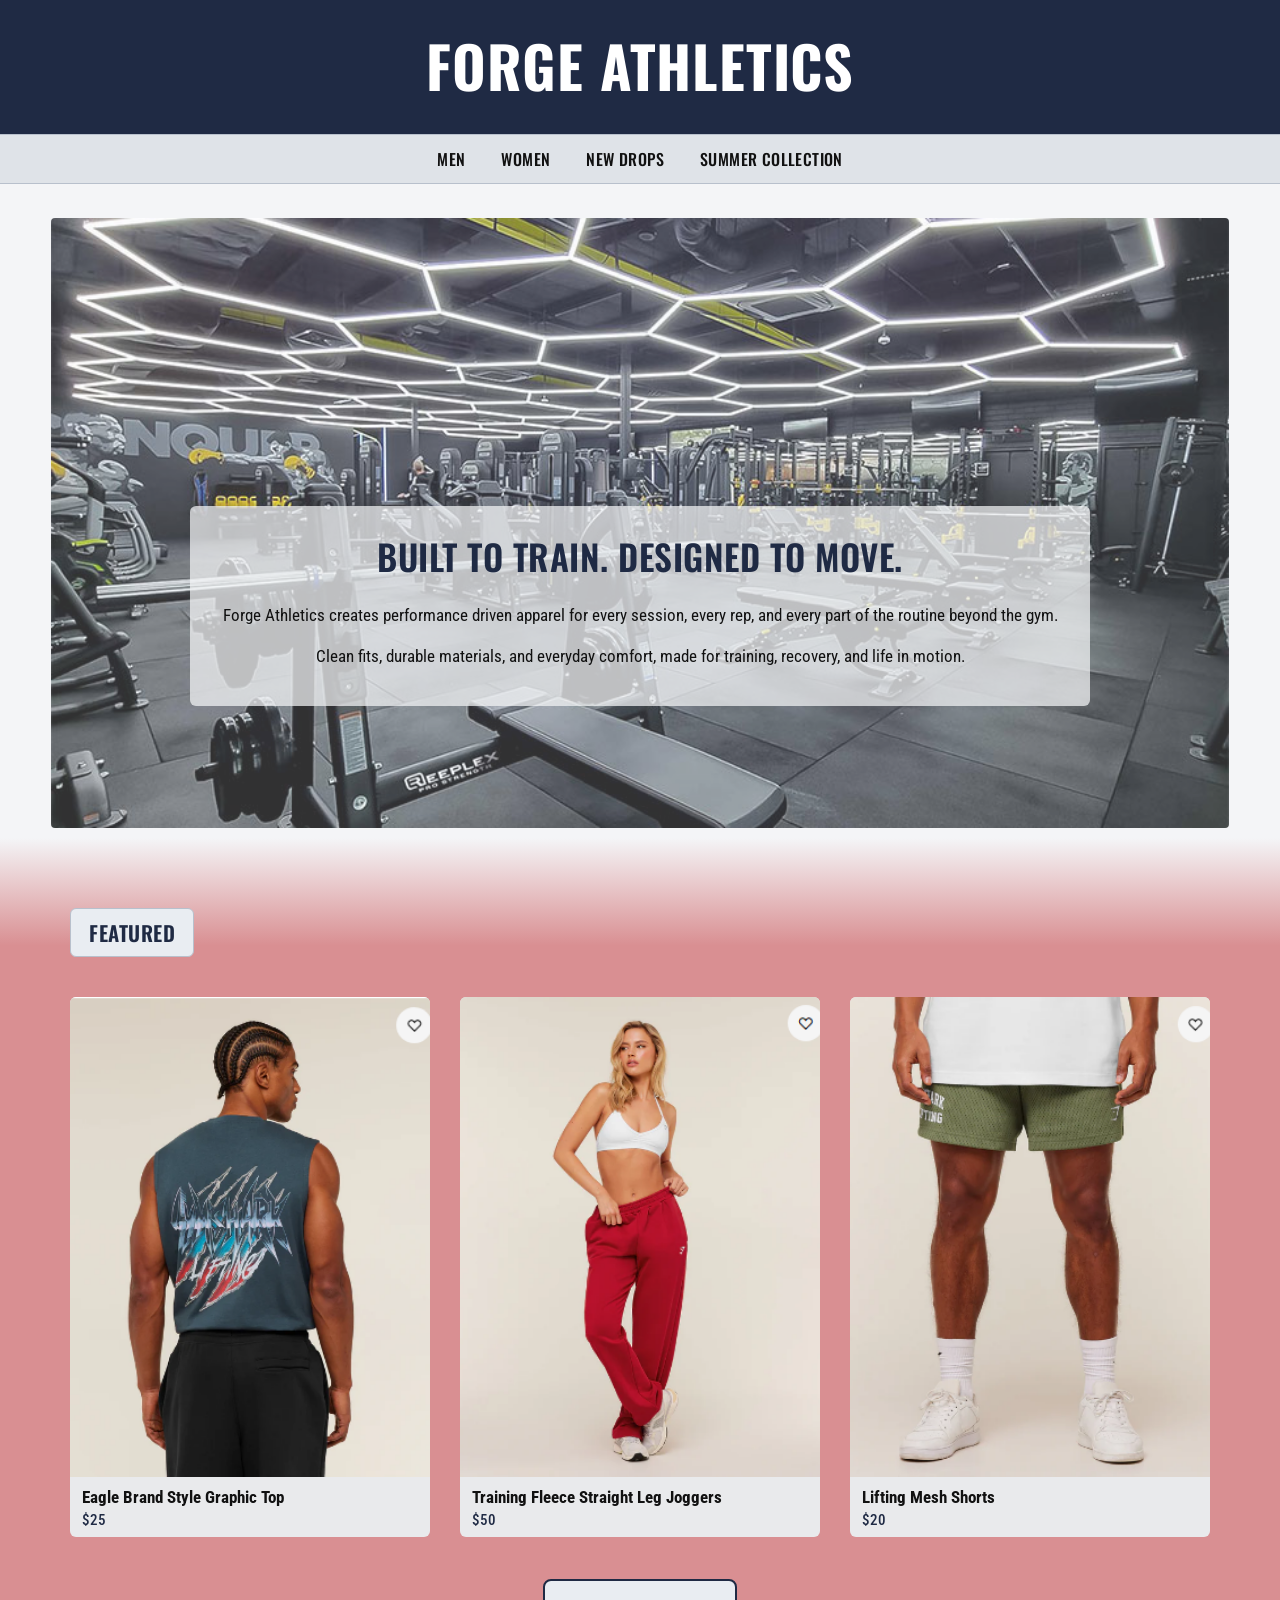
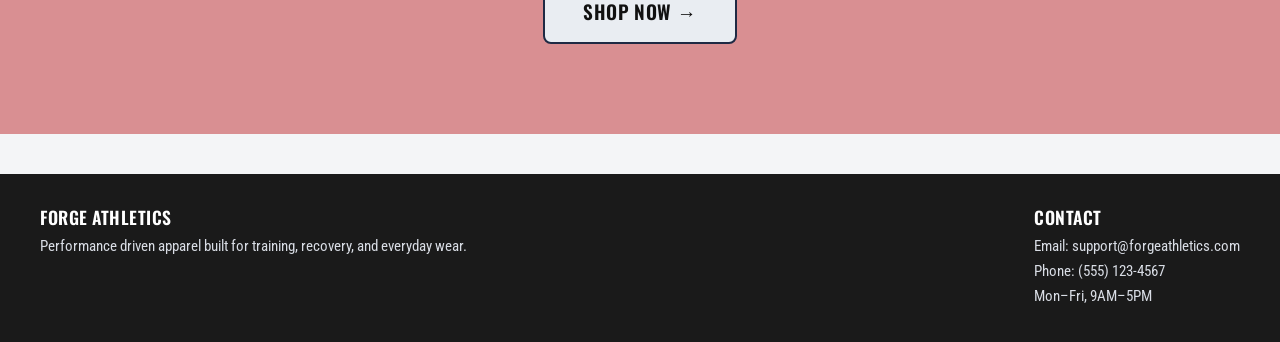
<file: index.html>
<!DOCTYPE html>
<html lang="en">
<head>
    <meta charset="UTF-8" />
    <meta name="viewport" content="width=device-width, initial-scale=1.0" />
    <title>Forge Athletics | Home</title>
    <link rel="stylesheet" href="style.css" />
</head>

<body>
    <header>
        <h1>
            <a href="index.html" class="logo">Forge Athletics</a>
        </h1>
        <nav>
            <ul>
                <li><a href="men.html">Men</a></li>
                <li><a href="women.html">Women</a></li>
                <li><a href="newdrops.html">New Drops</a></li>
                <li><a href="summercollection.html">Summer Collection</a></li>
            </ul>
        </nav>
    </header>

    <main class="home-page">
        <section class="hero-section">
            <div class="hero-overlay">
                <img src="gym_banner_1.jpg" alt="Forge Athletics gym banner" class="hero-image">

                <div class="hero-text">
                    <h2>Built to Train. Designed to Move.</h2>
                    <p>
                        Forge Athletics creates performance driven apparel for every session, every rep,
                        and every part of the routine beyond the gym.
                    </p>
                    <p>
                        Clean fits, durable materials, and everyday comfort, made for training,
                        recovery, and life in motion.
                    </p>
                </div>
            </div>
        </section>

        <section class="featured-section">
            <div class="featured-inner">
                <h2 class="page-tag">Featured</h2>

                <div class="product-grid featured-grid">
                    <article class="product-card">
                        <img src="men_shirt_1.png" alt="Hoodie 1" class="product-image">
                        <p class="product-name">Eagle Brand Style Graphic Top</p>
                        <p class="product-price">$25</p>
                    </article>

                    <article class="product-card">
                        <img src="women_pant_2.png" alt="Hoodie 1" class="product-image">
                        <p class="product-name">Training Fleece Straight Leg Joggers</p>
                        <p class="product-price">$50</p>
                    </article>

                    <article class="product-card">
                        <img src="men_pant_1.png" alt="Hoodie 1" class="product-image">
                        <p class="product-name">Lifting Mesh Shorts</p>
                        <p class="product-price">$20</p>
                    </article>
                </div>

                <div class="shop-now-wrap">
                    <a href="men.html" class="shop-now-btn">Shop Now →</a>
                </div>
            </div>
        </section>
    </main>

    <footer>
        <div class="footer-content">
            <div class="footer-section">
                <h3>Forge Athletics</h3>
                <p>Performance driven apparel built for training, recovery, and everyday wear.</p>
            </div>

            <div class="footer-section">
                <h3>Contact</h3>
                <p>Email: support@forgeathletics.com</p>
                <p>Phone: (555) 123-4567</p>
                <p>Mon–Fri, 9AM–5PM</p>
            </div>
        </div>
    </footer>
</body>
</html>
</file>
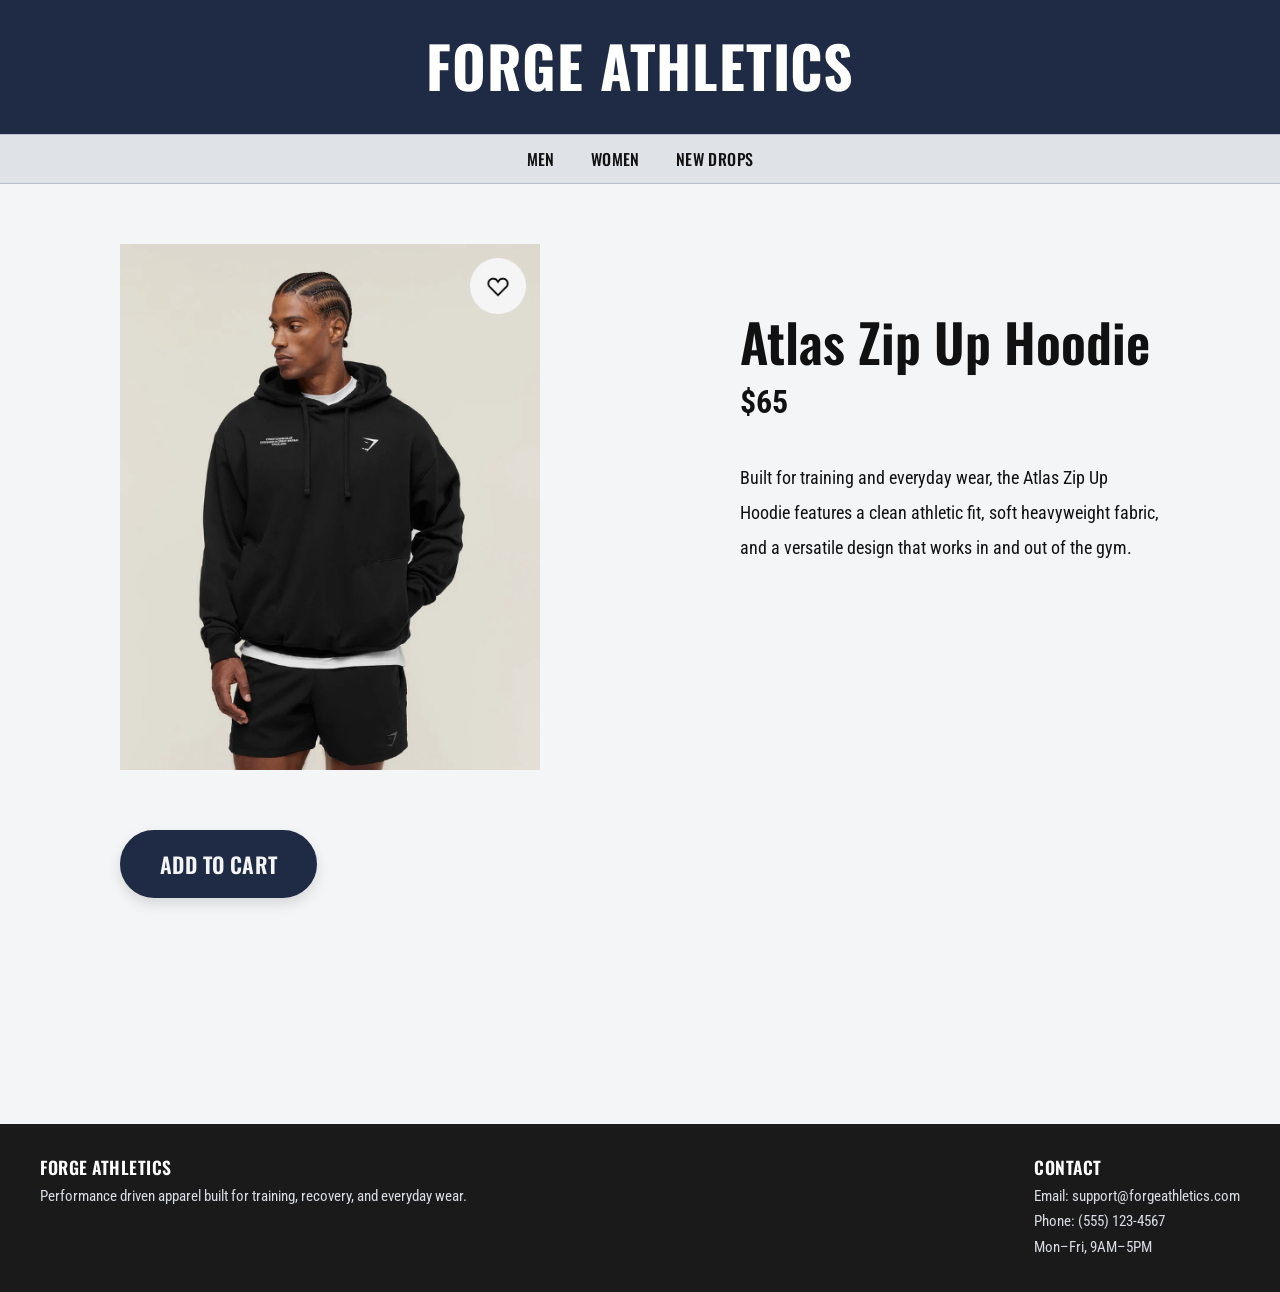
<file: Atlas_product_page.html>
<!DOCTYPE html>
<html lang="en">
<head>
    <meta charset="UTF-8" />
    <meta name="viewport" content="width=device-width, initial-scale=1.0" />
    <title>Forge Athletics | Product</title>
    <link rel="stylesheet" href="style.css" />
</head>

<body>
    <header>
        <h1>
            <a href="index.html" class="logo">Forge Athletics</a>
        </h1>
        <nav>
            <ul>
                <li><a href="men.html">Men</a></li>
                <li><a href="women.html">Women</a></li>
                <li><a href="newdrops.html">New Drops</a></li>
                
            </ul>
        </nav>
    </header>

    <main class="product-detail-page">
        <section class="product-detail">
        <div class="product-detail-image">
            <img src="men_hoodie_1.png" alt="Atlas Zip Up Hoodie" />
        </div>

        <div class="product-detail-info">
            <h2 class="detail-name">Atlas Zip Up Hoodie</h2>
            <p class="detail-price">$65</p>
            <p class="detail-description">
            Built for training and everyday wear, the Atlas Zip Up Hoodie features
            a clean athletic fit, soft heavyweight fabric, and a versatile design
            that works in and out of the gym.
            </p>
        </div>
        </section>

        <div class="add-to-cart-wrap">
        <a href="#" class="add-to-cart-btn">Add to Cart</a>
        </div>
    </main>

    <footer>
        <div class="footer-content">
        <div class="footer-section">
            <h3>Forge Athletics</h3>
            <p>Performance driven apparel built for training, recovery, and everyday wear.</p>
        </div>

        <div class="footer-section">
            <h3>Contact</h3>
            <p>Email: support@forgeathletics.com</p>
            <p>Phone: (555) 123-4567</p>
            <p>Mon–Fri, 9AM–5PM</p>
        </div>
        </div>
    </footer>
</body>
</html>
</file>
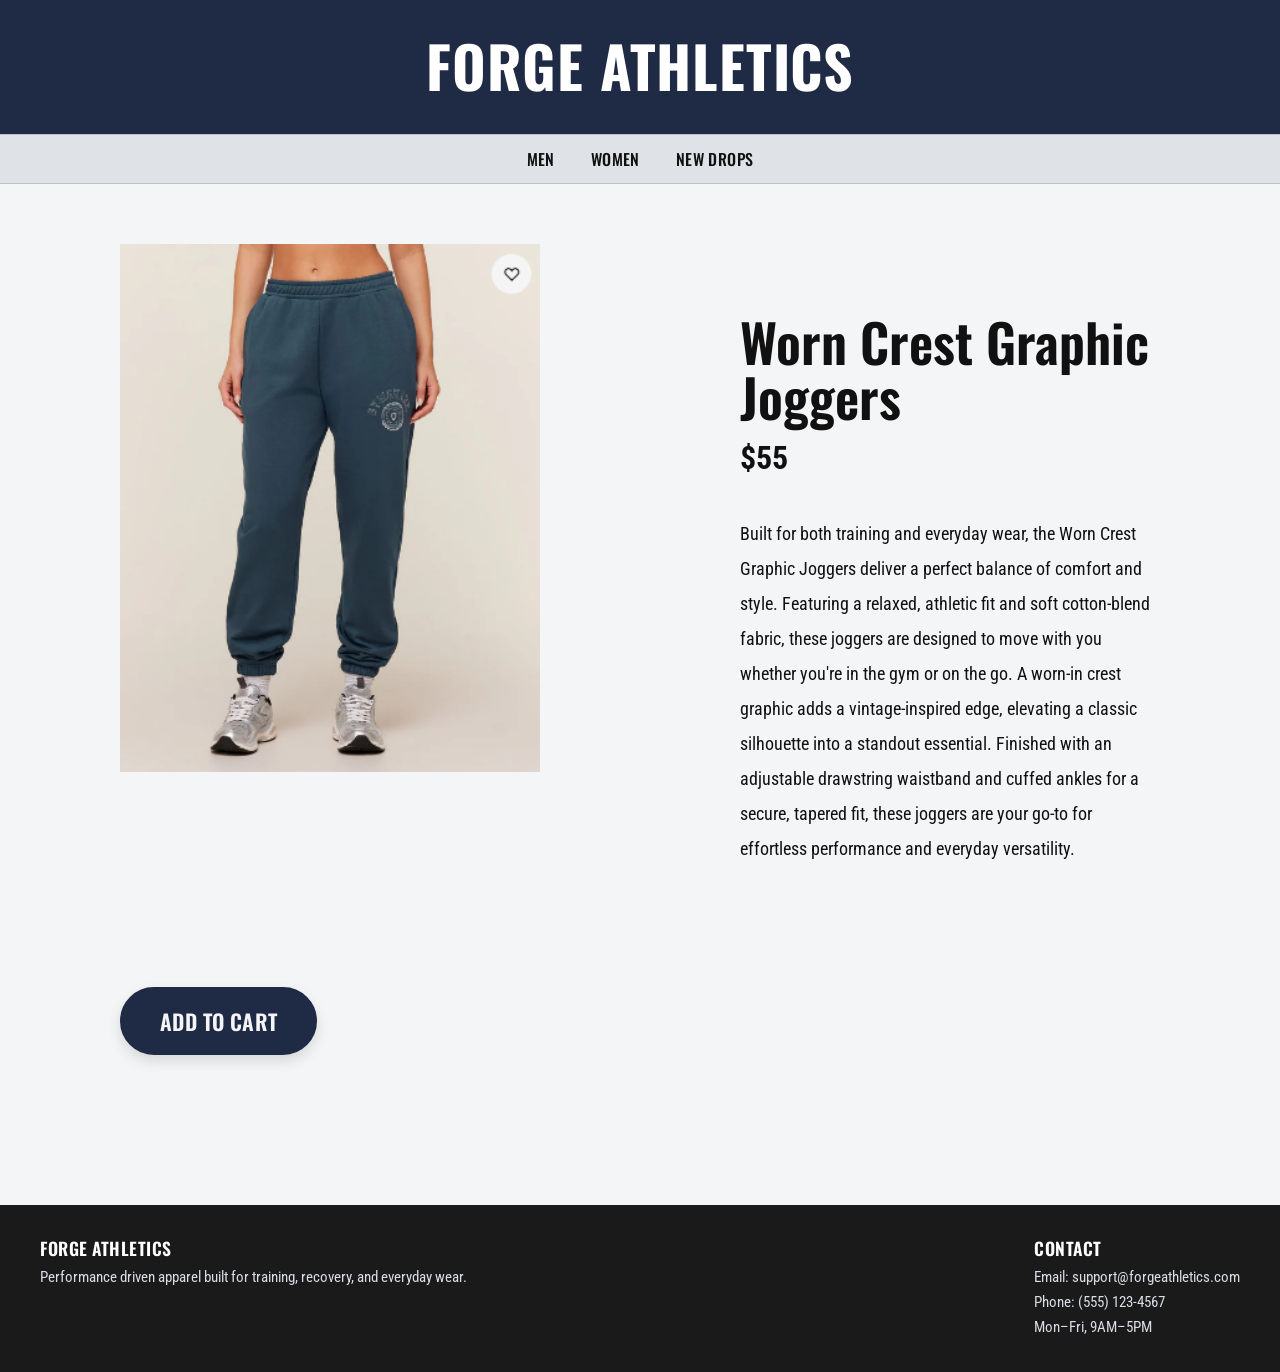
<file: Jogger_product_page.html>
<!DOCTYPE html>
<html lang="en">
<head>
    <meta charset="UTF-8" />
    <meta name="viewport" content="width=device-width, initial-scale=1.0" />
    <title>Forge Athletics | Product</title>
    <link rel="stylesheet" href="style.css" />
</head>

<body>
    <header>
        <h1>
            <a href="index.html" class="logo">Forge Athletics</a>
        </h1>
        <nav>
            <ul>
                <li><a href="men.html">Men</a></li>
                <li><a href="women.html">Women</a></li>
                <li><a href="newdrops.html">New Drops</a></li>
                
            </ul>
        </nav>
    </header>

    <main class="product-detail-page">
        <section class="product-detail">
        <div class="product-detail-image">
            <img src="women_pant_3.png" alt="Worn Crest Graphic Joggers" />
        </div>

        <div class="product-detail-info">
            <h2 class="detail-name">Worn Crest Graphic Joggers</h2>
            <p class="detail-price">$55</p>
            <p class="detail-description">
            Built for both training and everyday wear, the Worn Crest Graphic 
            Joggers deliver a perfect balance of comfort and style. Featuring a 
            relaxed, athletic fit and soft cotton-blend fabric, these joggers are 
            designed to move with you whether you're in the gym or on the go. A 
            worn-in crest graphic adds a vintage-inspired edge, elevating a classic 
            silhouette into a standout essential. Finished with an adjustable 
            drawstring waistband and cuffed ankles for a secure, tapered fit, these 
            joggers are your go-to for effortless performance and everyday 
            versatility.
            </p>
        </div>
        </section>

        <div class="add-to-cart-wrap">
        <a href="#" class="add-to-cart-btn">Add to Cart</a>
        </div>
    </main>

    <footer>
        <div class="footer-content">
        <div class="footer-section">
            <h3>Forge Athletics</h3>
            <p>Performance driven apparel built for training, recovery, and everyday wear.</p>
        </div>

        <div class="footer-section">
            <h3>Contact</h3>
            <p>Email: support@forgeathletics.com</p>
            <p>Phone: (555) 123-4567</p>
            <p>Mon–Fri, 9AM–5PM</p>
        </div>
        </div>
    </footer>
</body>
</html>
</file>
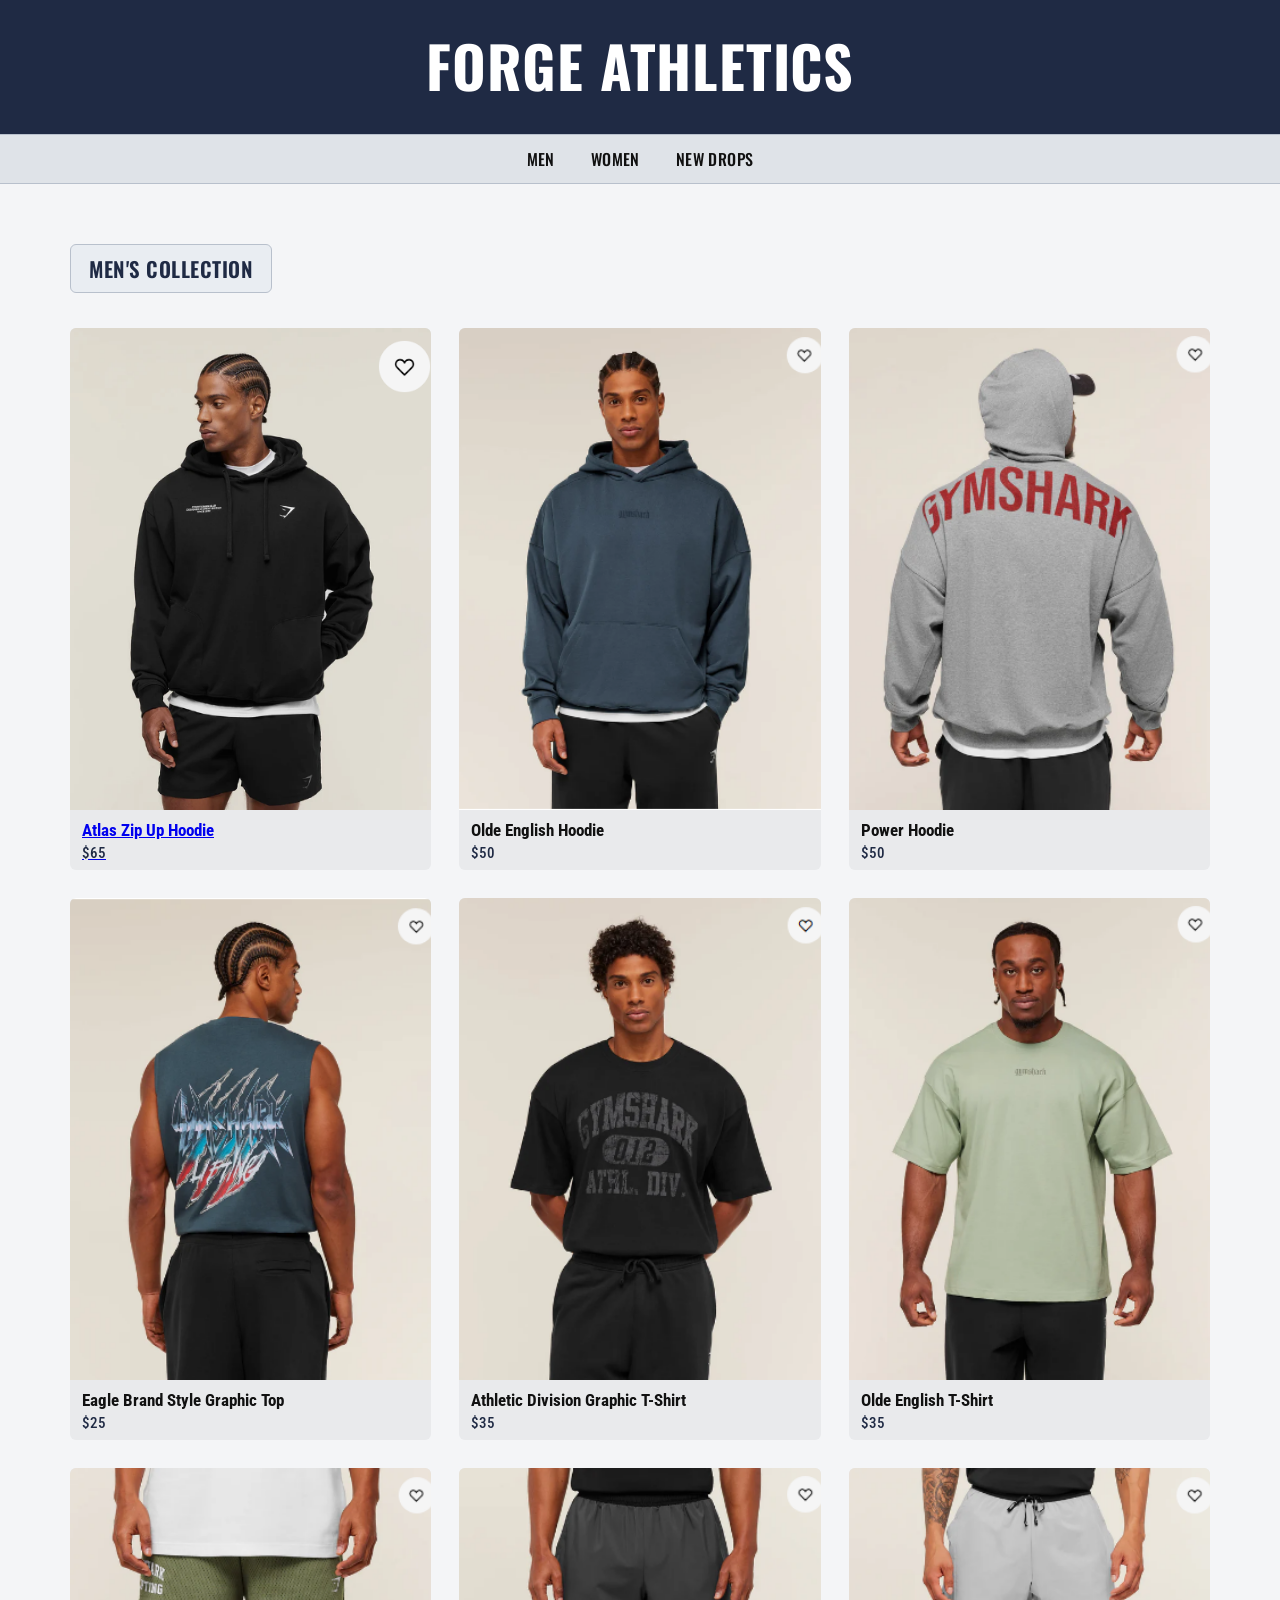
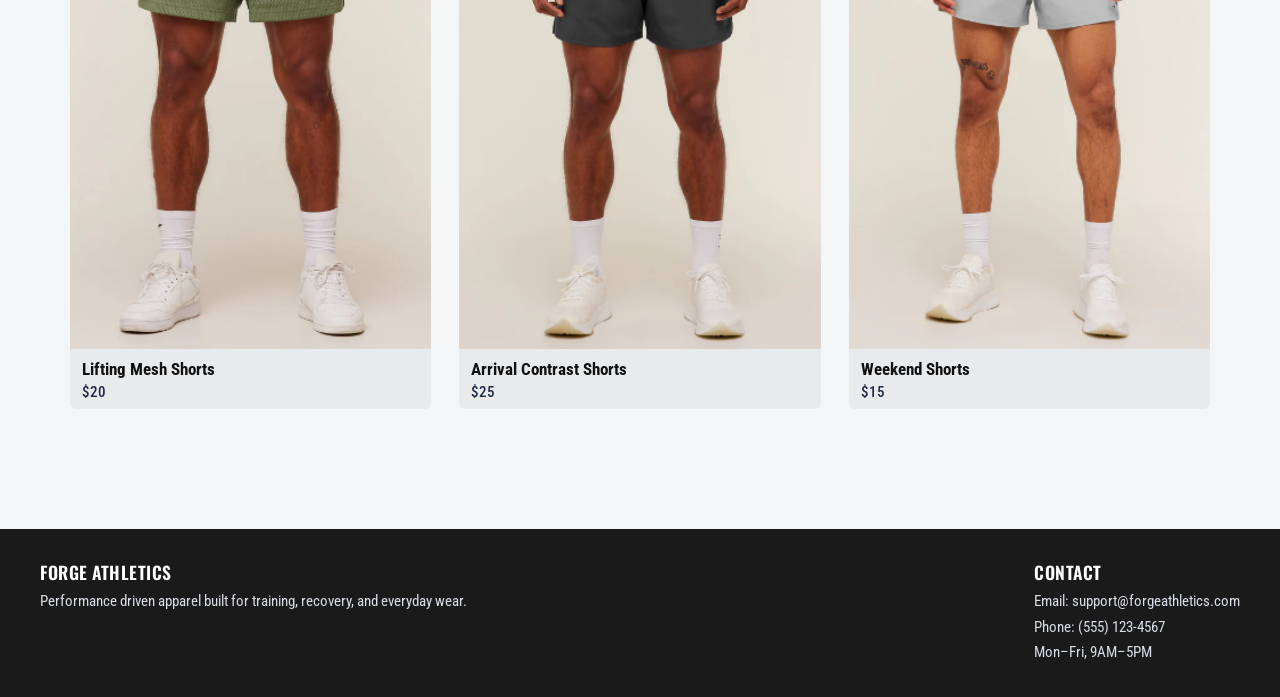
<file: men.html>
<!DOCTYPE html>
<html lang="en">
<head>
    <meta charset="UTF-8" />
    <meta name="viewport" content="width=device-width, initial-scale=1.0" />
    <title>Forge Athletics | Men's</title>
    <link rel="stylesheet" href="style.css" />
</head>
<!--------------------------------------------------------------------->
<body>
    <header>
        <h1>
            <a href="index.html" class="logo">Forge Athletics</a>
        </h1>
        <nav>
            <ul>
                <li><a href="men.html">Men</a></li>
                <li><a href="women.html">Women</a></li>
                <li><a href="newdrops.html">New Drops</a></li>
            </ul>
        </nav>
    </header>
<!--------------------------------------------------------------------->
    <main>
        <section>
            <h2 class="page-tag">Men's Collection</h2>

            <div class="product-grid">
                <article class="product-card">
                    <a href="Atlas_product_page.html">
                        <img src="men_hoodie_1.png" alt="Hoodie 1" class="product-image">
                        <p class="product-name">Atlas Zip Up Hoodie</p>
                        <p class="product-price">$65</p>
                    </a>
                </article>

                <article class="product-card">
                    <img src="men_hoodie_2.png" alt="Hoodie 1" class="product-image">
                    <p class="product-name">Olde English Hoodie</p>
                    <p class="product-price">$50</p>
                </article>

                <article class="product-card">
                    <img src="men_hoodie_3.png" alt="Hoodie 1" class="product-image">
                    <p class="product-name">Power Hoodie</p>
                    <p class="product-price">$50</p>
                </article>

                <article class="product-card">
                    <img src="men_shirt_1.png" alt="Hoodie 1" class="product-image">
                    <p class="product-name">Eagle Brand Style Graphic Top</p>
                    <p class="product-price">$25</p>
                </article>

                <article class="product-card">
                    <img src="men_shirt_2.png" alt="Hoodie 1" class="product-image">
                    <p class="product-name">Athletic Division Graphic T-Shirt</p>
                    <p class="product-price">$35</p>
                </article>

                <article class="product-card">
                    <img src="men_shirt_3.png" alt="Hoodie 1" class="product-image">
                    <p class="product-name">Olde English T-Shirt</p>
                    <p class="product-price">$35</p>
                </article>

                <article class="product-card">
                    <img src="men_pant_1.png" alt="Hoodie 1" class="product-image">
                    <p class="product-name">Lifting Mesh Shorts</p>
                    <p class="product-price">$20</p>
                </article>

                <article class="product-card">
                    <img src="men_pant_2.png" alt="Hoodie 1" class="product-image">
                    <p class="product-name">Arrival Contrast Shorts</p>
                    <p class="product-price">$25</p>
                </article>

                <article class="product-card">
                    <img src="men_pant_3.png" alt="Hoodie 1" class="product-image">
                    <p class="product-name">Weekend Shorts</p>
                    <p class="product-price">$15</p>
                </article>
            </div>
        </section>
    </main>
<!--------------------------------------------------------------------->
    <footer>
        <div class="footer-content">
            <div class="footer-section">
                <h3>Forge Athletics</h3>
                <p>Performance driven apparel built for training, recovery, and everyday wear.</p>
            </div>

            <div class="footer-section">
                <h3>Contact</h3>
                <p>Email: support@forgeathletics.com</p>
                <p>Phone: (555) 123-4567</p>
                <p>Mon–Fri, 9AM–5PM</p>
            </div>
        </div>
    </footer>
<!--------------------------------------------------------------------->
</body>
</html>
</file>
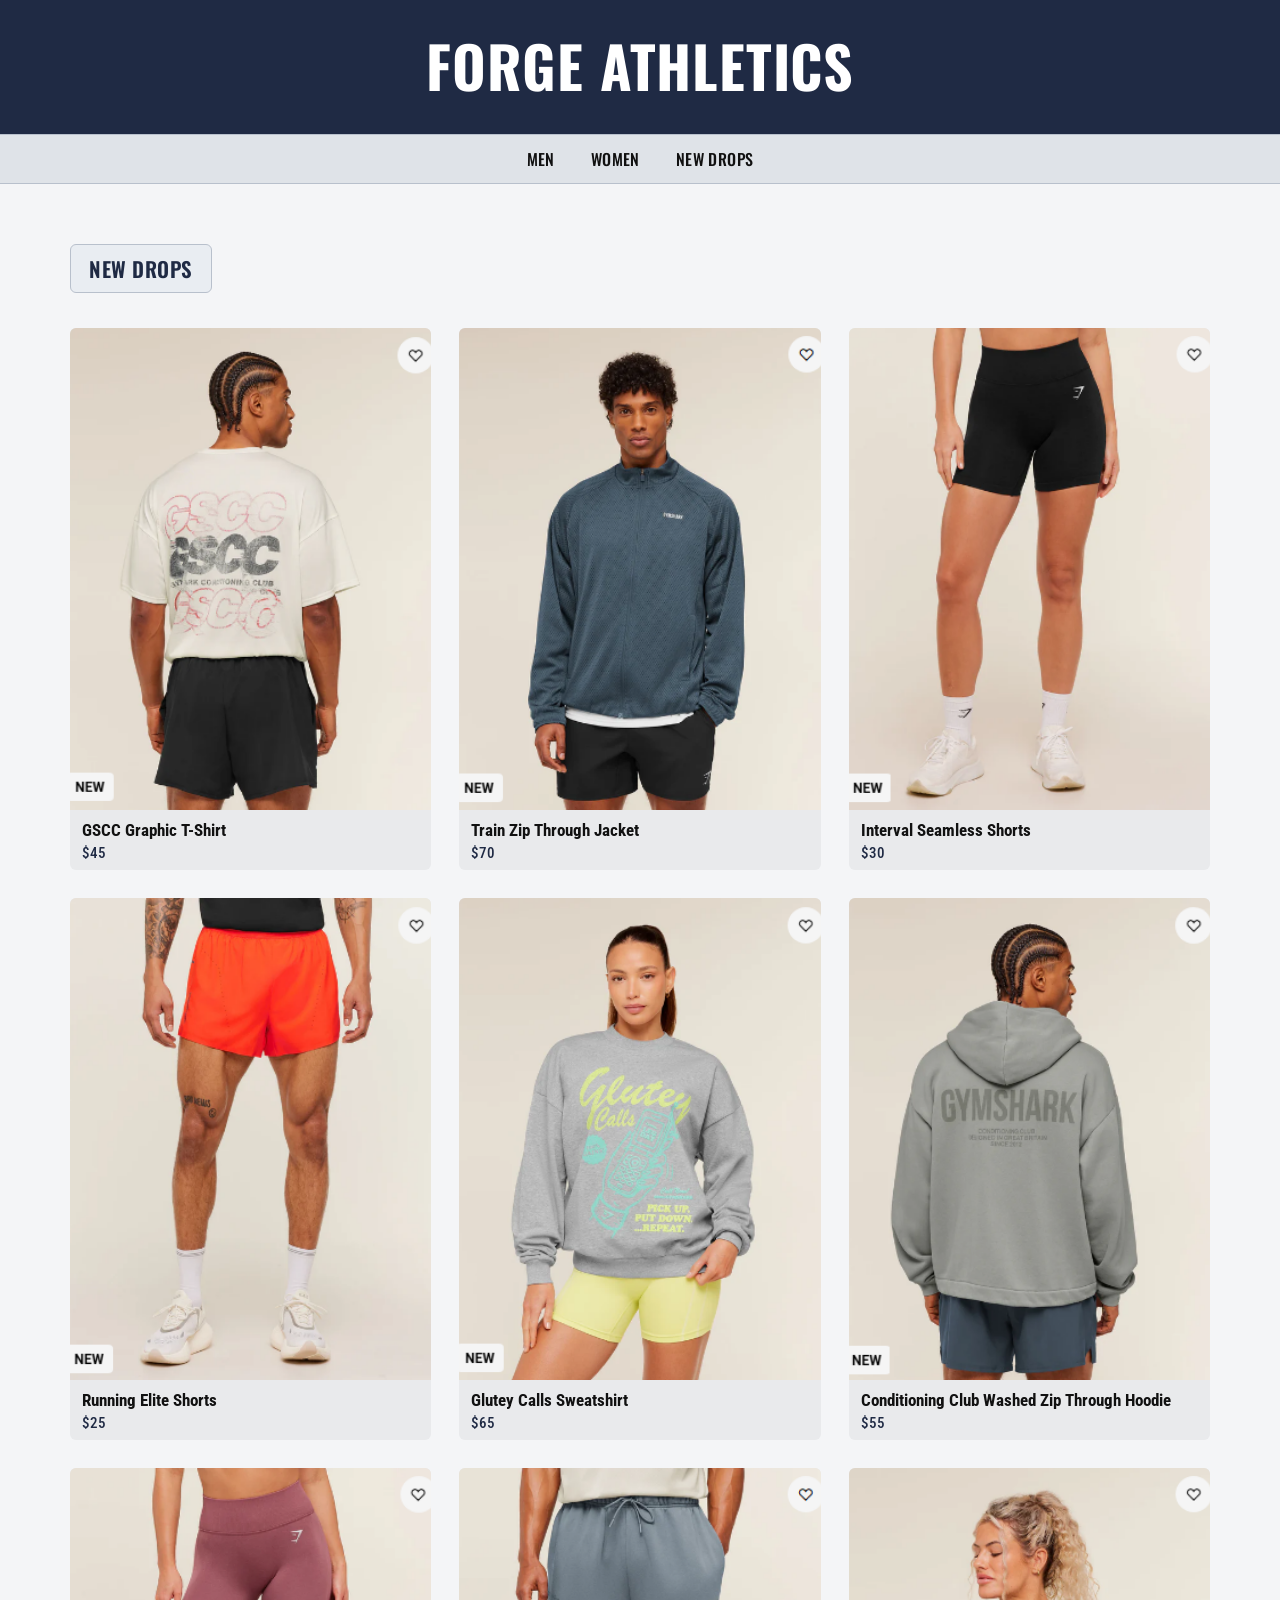
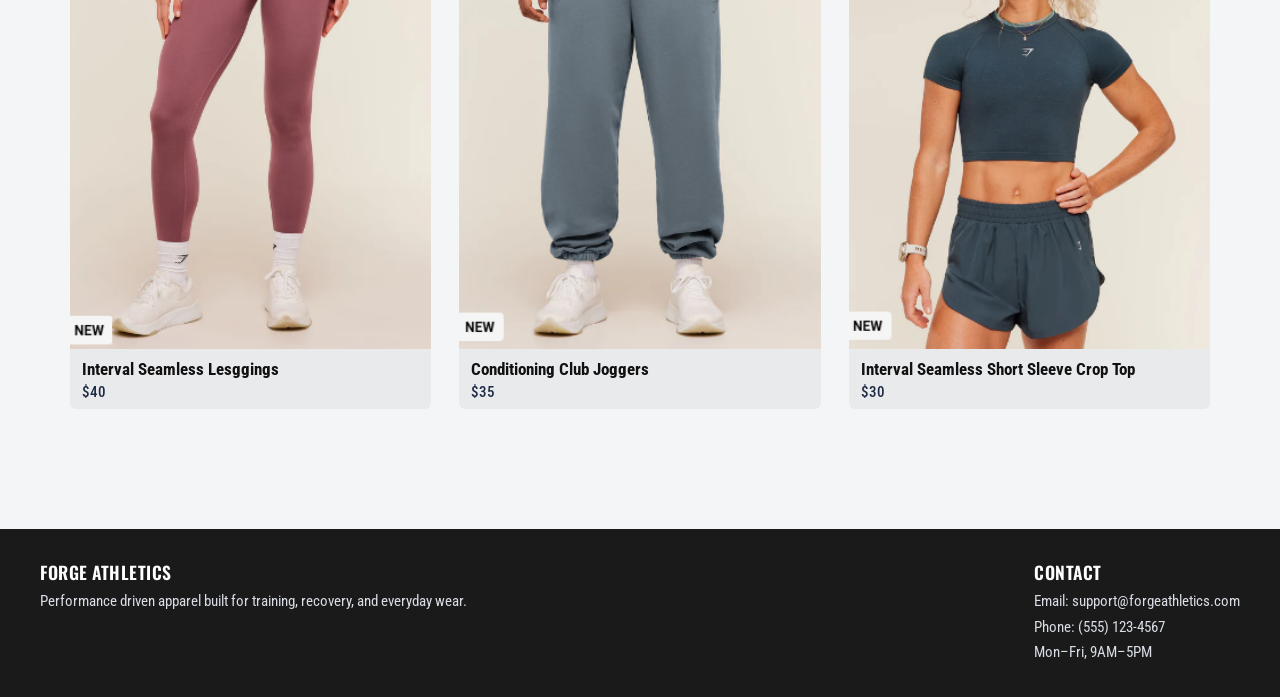
<file: newdrops.html>
<!DOCTYPE html>
<html lang="en">
<head>
    <meta charset="UTF-8" />
    <meta name="viewport" content="width=device-width, initial-scale=1.0" />
    <title>Forge Athletics | New Drops</title>
    <link rel="stylesheet" href="style.css" />
</head>
<!--------------------------------------------------------------------->
<body>
    <header>
        <h1>
            <a href="index.html" class="logo">Forge Athletics</a>
        </h1>
        <nav>
            <ul>
                <li><a href="men.html">Men</a></li>
                <li><a href="women.html">Women</a></li>
                <li><a href="newdrops.html">New Drops</a></li>
            </ul>
        </nav>
    </header>
<!--------------------------------------------------------------------->
    <main>
        <section>
            <h2 class="page-tag">New Drops</h2>

            <div class="product-grid">
                <article class="product-card">
                    <img src="new_1.png" alt="Hoodie 1" class="product-image">
                    <p class="product-name">GSCC Graphic T-Shirt</p>
                    <p class="product-price">$45</p>
                </article>

                <article class="product-card">
                    <img src="new_2.png" alt="Hoodie 1" class="product-image">
                    <p class="product-name">Train Zip Through Jacket</p>
                    <p class="product-price">$70</p>
                </article>

                <article class="product-card">
                    <img src="new_3.png" alt="Hoodie 1" class="product-image">
                    <p class="product-name">Interval Seamless Shorts</p>
                    <p class="product-price">$30</p>
                </article>

                <article class="product-card">
                    <img src="new_4.png" alt="Hoodie 1" class="product-image">
                    <p class="product-name">Running Elite Shorts</p>
                    <p class="product-price">$25</p>
                </article>

                <article class="product-card">
                    <img src="new_5.png" alt="Hoodie 1" class="product-image">
                    <p class="product-name">Glutey Calls Sweatshirt</p>
                    <p class="product-price">$65</p>
                </article>

                <article class="product-card">
                    <img src="new_6.png" alt="Hoodie 1" class="product-image">
                    <p class="product-name">Conditioning Club Washed Zip Through Hoodie</p>
                    <p class="product-price">$55</p>
                </article>

                <article class="product-card">
                    <img src="new_7.png" alt="Hoodie 1" class="product-image">
                    <p class="product-name">Interval Seamless Lesggings</p>
                    <p class="product-price">$40</p>
                </article>

                <article class="product-card">
                    <img src="new_8.png" alt="Hoodie 1" class="product-image">
                    <p class="product-name">Conditioning Club Joggers</p>
                    <p class="product-price">$35</p>
                </article>

                <article class="product-card">
                    <img src="new_9.png" alt="Hoodie 1" class="product-image">
                    <p class="product-name">Interval Seamless Short Sleeve Crop Top</p>
                    <p class="product-price">$30</p>
                </article>
            </div>
        </section>
    </main>
<!--------------------------------------------------------------------->
    <footer>
        <div class="footer-content">
            <div class="footer-section">
                <h3>Forge Athletics</h3>
                <p>Performance driven apparel built for training, recovery, and everyday wear.</p>
            </div>

            <div class="footer-section">
                <h3>Contact</h3>
                <p>Email: support@forgeathletics.com</p>
                <p>Phone: (555) 123-4567</p>
                <p>Mon–Fri, 9AM–5PM</p>
            </div>
        </div>
    </footer>
<!--------------------------------------------------------------------->
</body>
</html>
</file>
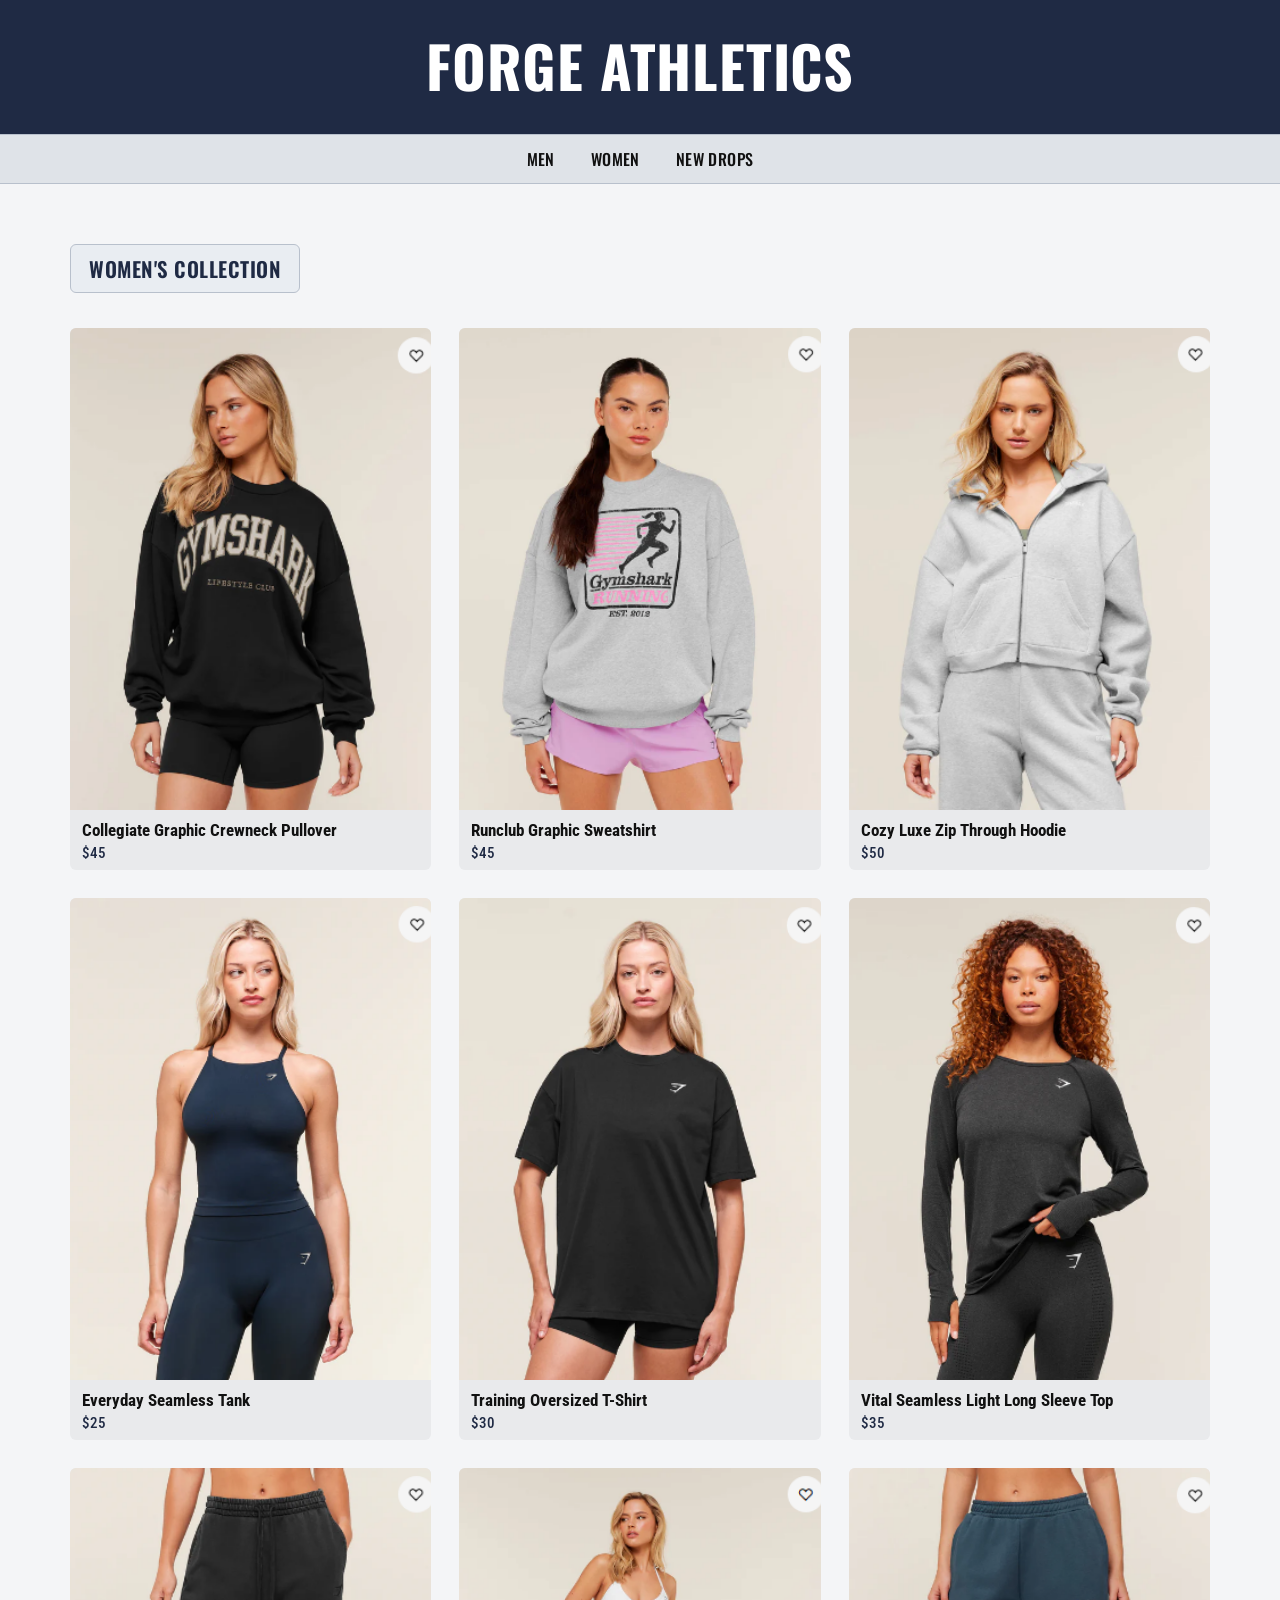
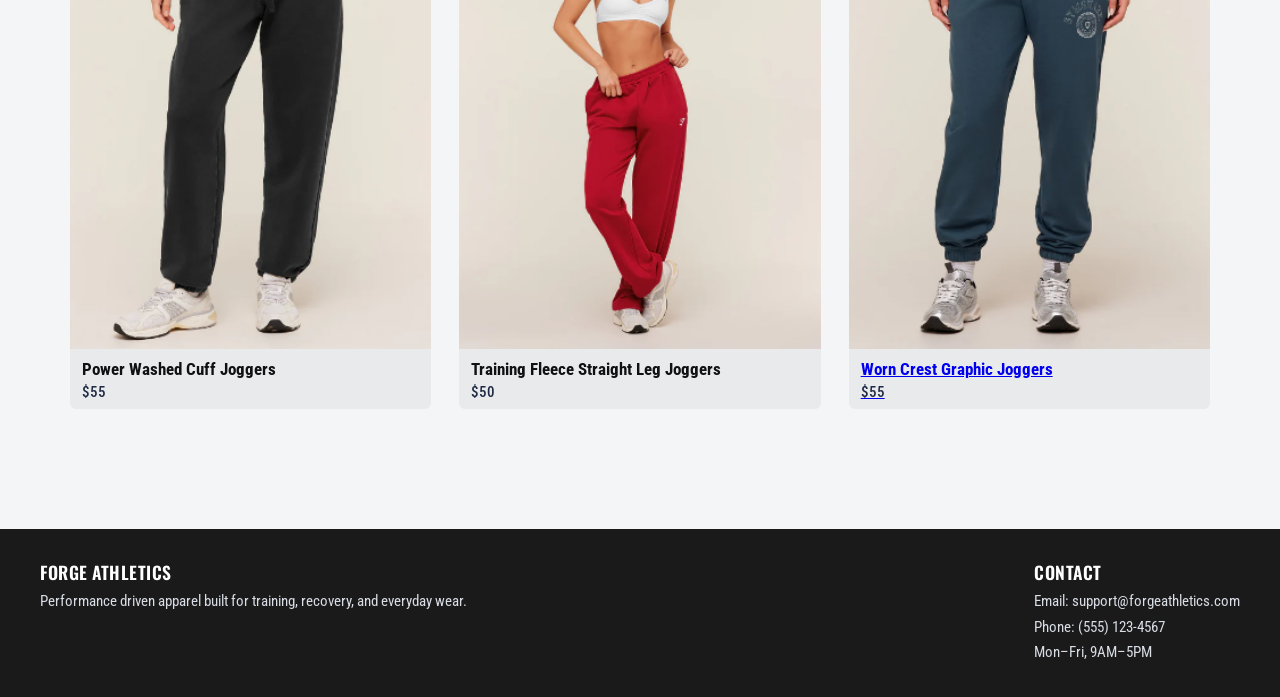
<file: women.html>
<!DOCTYPE html>
<html lang="en">
<head>
    <meta charset="UTF-8" />
    <meta name="viewport" content="width=device-width, initial-scale=1.0" />
    <title>Forge Athletics | Women's</title>
    <link rel="stylesheet" href="style.css" />
</head>
<!--------------------------------------------------------------------->
<body>
    <header>
        <h1>
            <a href="index.html" class="logo">Forge Athletics</a>
        </h1>
        <nav>
            <ul>
                <li><a href="men.html">Men</a></li>
                <li><a href="women.html">Women</a></li>
                <li><a href="newdrops.html">New Drops</a></li>
            </ul>
        </nav>
    </header>
<!--------------------------------------------------------------------->
    <main>
        <section>
            <h2 class="page-tag">Women's Collection</h2>

            <div class="product-grid">
                <article class="product-card">
                    <img src="women_hoodie_1.png" alt="Hoodie 1" class="product-image">
                    <p class="product-name">Collegiate Graphic Crewneck Pullover</p>
                    <p class="product-price">$45</p>
                </article>

                <article class="product-card">
                    <img src="women_hoodie_2.png" alt="Hoodie 1" class="product-image">
                    <p class="product-name">Runclub Graphic Sweatshirt</p>
                    <p class="product-price">$45</p>
                </article>

                <article class="product-card">
                    <img src="women_hoodie_3.png" alt="Hoodie 1" class="product-image">
                    <p class="product-name">Cozy Luxe Zip Through Hoodie</p>
                    <p class="product-price">$50</p>
                </article>

                <article class="product-card">
                    <img src="women_shirt_1.png" alt="Hoodie 1" class="product-image">
                    <p class="product-name">Everyday Seamless Tank</p>
                    <p class="product-price">$25</p>
                </article>

                <article class="product-card">
                    <img src="women_shirt_2.png" alt="Hoodie 1" class="product-image">
                    <p class="product-name">Training Oversized T-Shirt</p>
                    <p class="product-price">$30</p>
                </article>

                <article class="product-card">
                    <img src="women_shirt_3.png" alt="Hoodie 1" class="product-image">
                    <p class="product-name">Vital Seamless Light Long Sleeve Top</p>
                    <p class="product-price">$35</p>
                </article>

                <article class="product-card">
                    <img src="women_pant_1.png" alt="Hoodie 1" class="product-image">
                    <p class="product-name">Power Washed Cuff Joggers</p>
                    <p class="product-price">$55</p>
                </article>

                <article class="product-card">
                    <img src="women_pant_2.png" alt="Hoodie 1" class="product-image">
                    <p class="product-name">Training Fleece Straight Leg Joggers</p>
                    <p class="product-price">$50</p>
                </article>

                <article class="product-card">
                    <a href="Jogger_product_page.html">
                        <img src="women_pant_3.png" alt="Hoodie 1" class="product-image">
                        <p class="product-name">Worn Crest Graphic Joggers</p>
                        <p class="product-price">$55</p>
                    </a>
                </article>
            </div>
        </section>
    </main>
<!--------------------------------------------------------------------->
    <footer>
        <div class="footer-content">
            <div class="footer-section">
                <h3>Forge Athletics</h3>
                <p>Performance driven apparel built for training, recovery, and everyday wear.</p>
            </div>

            <div class="footer-section">
                <h3>Contact</h3>
                <p>Email: support@forgeathletics.com</p>
                <p>Phone: (555) 123-4567</p>
                <p>Mon–Fri, 9AM–5PM</p>
            </div>
        </div>
    </footer>
<!--------------------------------------------------------------------->
</body>
</html>
</file>
<file: style.css>
@import url('https://fonts.googleapis.com/css2?family=Oswald:wght@400;500;600;700&family=Roboto+Condensed:wght@400;500;700&display=swap');

* {
  margin: 0;
  padding: 0;
  box-sizing: border-box;
}

body {
  font-family: 'Roboto Condensed', Arial, sans-serif;
  background-color: #f4f5f7;
  color: #111111;
}

header {
  background-color: #1f2a44;
  text-align: center;
  padding-top: 22px;
}

header h1 {
  font-family: 'Oswald', Arial, sans-serif;
  font-size: 3.6rem;
  font-weight: 700;
  margin-bottom: 18px;
  padding-bottom: 8px;
  color: white;
  letter-spacing: 0.8px;
  text-transform: uppercase;
}

.logo {
  color: white;
  text-decoration: none;
}

.logo:hover {
  color: #d9dde5;
}

nav {
  background-color: #dfe3e8;
  border-top: 1px solid #b8c0cc;
  border-bottom: 1px solid #b8c0cc;
}

nav ul {
  list-style: none;
  display: flex;
  justify-content: center;
  gap: 36px;
  padding: 12px 20px;
  flex-wrap: wrap;
}

nav a {
  font-family: 'Oswald', Arial, sans-serif;
  text-decoration: none;
  color: #111111;
  font-weight: 500;
  font-size: 1rem;
  letter-spacing: 0.4px;
  text-transform: uppercase;
}

nav a:hover {
  color: #1f2a44;
  text-decoration: underline;
}

main {
  max-width: 1200px;
  margin: 0 auto;
  padding: 60px 30px 80px;
  min-height: 900px;
}

.home-page {
  max-width: 100%;
  margin: 0;
  padding: 0;
  min-height: auto;
}

.page-tag {
  display: inline-block;
  padding: 8px 18px;
  border: 1px solid #b8c0cc;
  border-radius: 6px;
  background-color: #e9edf2;
  font-family: 'Oswald', Arial, sans-serif;
  font-weight: 600;
  font-size: 1.3rem;
  color: #1f2a44;
  margin-bottom: 35px;
  text-transform: uppercase;
  letter-spacing: 0.5px;
}

.hero-section {
  background-color: #f4f5f7;
  padding: 34px 0 0;
}

.hero-overlay {
  max-width: 1400px;
  width: 92%;
  margin: 0 auto;
  position: relative;
  border-radius: 4px;
  overflow: hidden;
}

.hero-image {
  width: 100%;
  height: auto;
  display: block;
  opacity: 0.8;
}

.hero-text {
  position: absolute;
  left: 50%;
  bottom: 20%;
  transform: translateX(-50%);
  width: 80%;
  max-width: 900px;
  text-align: center;
  background: rgba(244, 245, 247, 0.72);
  padding: 24px 30px;
  border-radius: 6px;
}

.hero-text h2 {
  font-family: 'Oswald', Arial, sans-serif;
  font-size: 2.2rem;
  font-weight: 600;
  color: #1f2a44;
  text-transform: uppercase;
  letter-spacing: 0.5px;
  margin-bottom: 18px;
}

.hero-text p {
  font-size: 1.08rem;
  line-height: 1.8;
  margin-bottom: 10px;
  color: #111111;
}

.featured-section {
  background: linear-gradient(to bottom, #f4f5f7 0%, #d98f92 12%, #d98f92 100%);
  padding: 70px 0 90px;
  margin-top: 10px;
}

.featured-inner {
  max-width: 1200px;
  margin: 0 auto;
  padding: 0 30px;
}

.featured-section .page-tag {
  background-color: #e9edf2;
  color: #1f2a44;
  margin-bottom: 40px;
}

.product-grid {
  display: grid;
  grid-template-columns: repeat(3, 1fr);
  gap: 28px;
}

.featured-grid {
  grid-template-columns: repeat(3, 1fr);
  gap: 30px;
}

.product-card {
  text-align: left;
  padding-bottom: 8px;
  transition: transform 0.25s ease, box-shadow 0.25s ease;
  border-radius: 6px;
  overflow: hidden;
  background-color: #e9eaec;
}

.product-card:hover {
  transform: translateY(-8px) scale(1.02);
  box-shadow: 0 10px 25px rgba(0, 0, 0, 0.12);
}

.product-image {
  width: 100%;
  aspect-ratio: 3 / 4;
  object-fit: cover;
  display: block;
  transform: none;
  transition: transform 0.3s ease;
}

.product-card:hover .product-image {
  transform: scale(1.04);
}

.product-name,
.product-price {
  display: block;
  width: 100%;
  margin: 0;
  padding-left: 12px;
  padding-right: 12px;
}

.product-name {
  margin-top: 10px;
  font-weight: 700;
  font-size: 1.05rem;
}

.product-price {
  margin-top: 4px;
  font-weight: 500;
  font-size: 0.95rem;
  color: #1f2a44;
}

.shop-now-wrap {
  margin-top: 42px;
  text-align: center;
}

.shop-now-btn {
  display: inline-flex;
  align-items: center;
  justify-content: center;
  padding: 16px 38px;
  border: 2px solid #1f2a44;
  border-radius: 8px;
  background-color: #e9edf2;
  color: #111111;
  font-family: 'Oswald', Arial, sans-serif;
  font-size: 1.2rem;
  font-weight: 600;
  text-decoration: none;
  text-transform: uppercase;
  letter-spacing: 0.4px;
  transition: transform 0.25s ease, box-shadow 0.25s ease, background-color 0.25s ease;
}

.shop-now-btn:hover {
  transform: translateY(-2px);
  box-shadow: 0 8px 18px rgba(0, 0, 0, 0.12);
  background-color: #dfe3e8;
}

footer {
  background-color: #1a1a1a;
  color: #f4f5f7;
  margin-top: 40px;
  padding: 30px 30px;
  font-family: 'Roboto Condensed', Arial, sans-serif;
}

.footer-content {
  max-width: 1200px;
  margin: 0 auto;
  display: flex;
  justify-content: space-between;
  gap: 20px;
}

.footer-section h3 {
  font-family: 'Oswald', Arial, sans-serif;
  font-size: 1.1rem;
  font-weight: 600;
  margin-bottom: 6px;
  text-transform: uppercase;
  letter-spacing: 0.5px;
  color: #ffffff;
}

.footer-section p {
  font-size: 0.95rem;
  line-height: 1.4;
  margin-bottom: 4px;
  color: #d9dde5;
}

.product-detail-page {
  max-width: 1600px;
  margin: 0 auto;
  padding: 60px 120px 110px;
  min-height: 900px;
}

.product-detail {
  display: grid;
  grid-template-columns: 420px 1fr;
  gap: 200px;
  justify-content: center;
  align-items: start;
}

.product-detail-image {
  width: 100%;
  max-width: 420px;
}

.product-detail-image img {
  width: 100%;
  height: auto;
  object-fit: contain;
  display: block;
}

.product-detail-info {
  padding-top: 70px;
  max-width: 520px;
  display: flex;
  flex-direction: column;
}

.detail-name {
  font-family: 'Oswald', Arial, sans-serif;
  font-size: 3.3rem;
  font-weight: 600;
  color: #111111;
  margin-bottom: 14px;
  line-height: 1.05;
}

.detail-price {
  font-family: 'Roboto Condensed', Arial, sans-serif;
  font-size: 2rem;
  font-weight: 700;
  color: #111111;
  margin-bottom: 40px;
}

.detail-description {
  font-family: 'Roboto Condensed', Arial, sans-serif;
  font-size: 1.15rem;
  line-height: 1.9;
  color: #111111;
  margin-bottom: 60px;
}

.add-to-cart-wrap {
  margin-top: 60px;
  display: block;
}

.product-detail-info .add-to-cart-btn {
  align-self: flex-start;
}

.add-to-cart-btn {
  display: inline-flex;
  align-items: center;
  justify-content: center;
  padding: 16px 38px;
  border: 2px solid #1f2a44;
  border-radius: 999px;
  background-color: #1f2a44;
  color: #f4f5f7;
  font-family: 'Oswald', Arial, sans-serif;
  font-size: 1.35rem;
  font-weight: 600;
  text-decoration: none;
  letter-spacing: 0.4px;
  text-transform: uppercase;
  box-shadow: 0 6px 14px rgba(0, 0, 0, 0.12);
}
</file>
